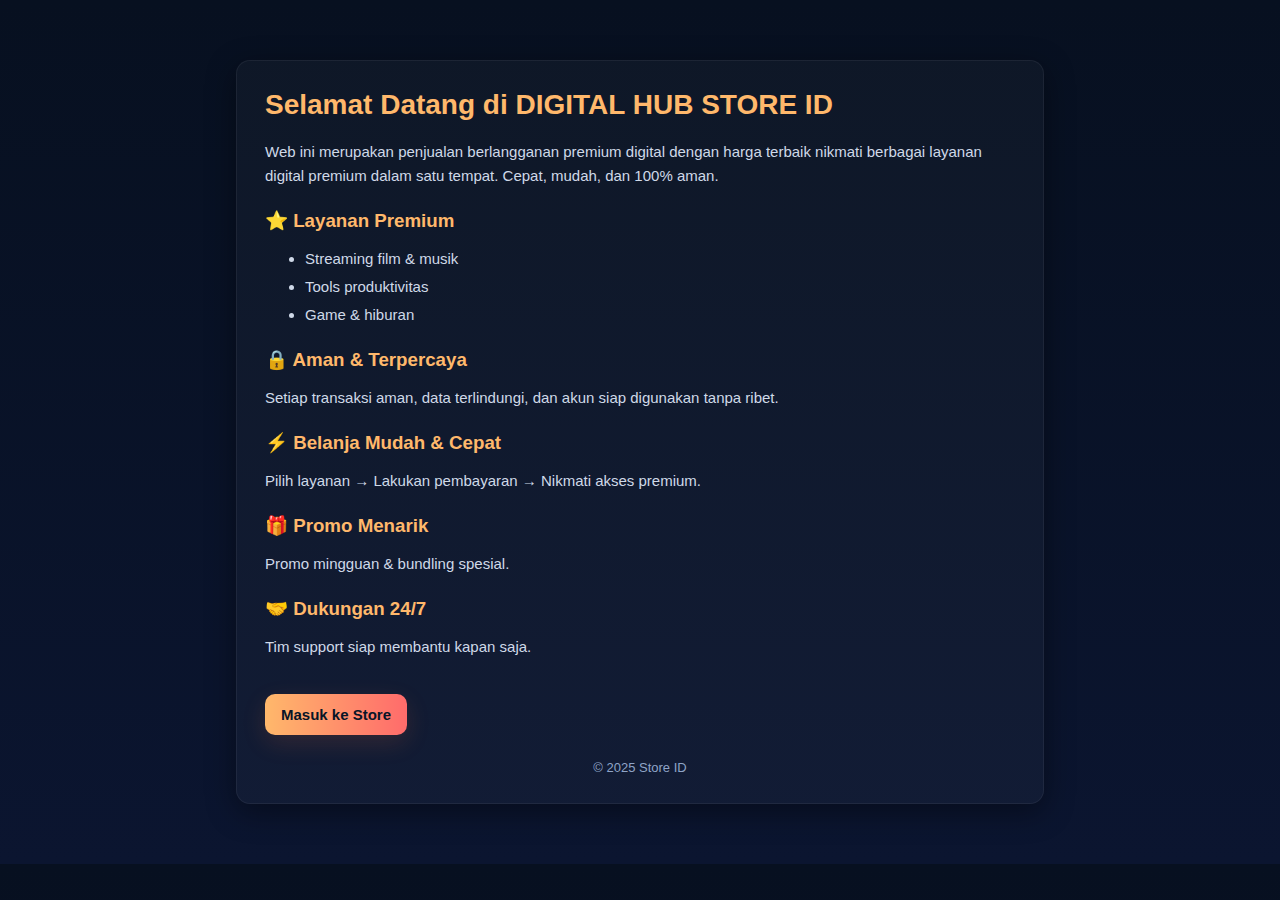
<file: Index.html>
<!DOCTYPE html>
<html lang="id">
<head>
  <meta charset="UTF-8" />
  <meta name="viewport" content="width=device-width,initial-scale=1" />
  <meta name="google-site-verification" content="googleec8fe77b1509ff3f" />
  <title>Store ID — Home</title>
  <style>
    body{
      margin:0;
      font-family:Arial, sans-serif;
      background: linear-gradient(180deg,#071020 0%, #0b1530 100%);
      color:#e6eef6;
      padding:20px;
    }

    .container{
      max-width:750px;
      margin:40px auto;
      background:rgba(255,255,255,0.03);
      padding:28px;
      border-radius:14px;
      border:1px solid rgba(255,255,255,0.06);
      box-shadow:0 8px 30px rgba(0,0,0,0.4);
    }

    h1{
      margin-top:0;
      font-size:28px;
      color:#ffb86b;
    }

    h3{
      margin-bottom:6px;
      margin-top:22px;
      color:#ffb86b;
    }

    p, ul{
      color:#cfd9e8;
      font-size:15px;
      line-height:1.6;
    }

    ul li{ margin-bottom:4px; }

    .footer{
      text-align:center;
      margin-top:25px;
      color:#8fa4c7;
      font-size:13px;
    }

    .btn{
      background: linear-gradient(90deg,#ffb86b,#ff6b6b);
      border:none;
      color:#071527;
      font-weight:700;
      padding:12px 16px;
      border-radius:10px;
      cursor:pointer;
      margin-top:20px;
      font-size:15px;
      box-shadow:0 8px 24px rgba(255,110,60,0.14);
    }
  </style>
</head>
<body>

  <div class="container">
    <h1>Selamat Datang di DIGITAL HUB STORE ID</h1>
    <p>Web ini merupakan penjualan berlangganan premium digital dengan harga terbaik 
       nikmati berbagai layanan digital premium dalam satu tempat. Cepat, mudah, dan 100% aman.</p>
    
    <h3>⭐ Layanan Premium</h3>
    <ul>
      <li>Streaming film & musik</li>
      <li>Tools produktivitas</li>
      <li>Game & hiburan</li>
    </ul>

    <h3>🔒 Aman & Terpercaya</h3>
    <p>Setiap transaksi aman, data terlindungi, dan akun siap digunakan tanpa ribet.</p>

    <h3>⚡ Belanja Mudah & Cepat</h3>
    <p>Pilih layanan → Lakukan pembayaran → Nikmati akses premium.</p>

    <h3>🎁 Promo Menarik</h3>
    <p>Promo mingguan & bundling spesial.</p>

    <h3>🤝 Dukungan 24/7</h3>
    <p>Tim support siap membantu kapan saja.</p>

    <button class="btn" onclick="window.location='Store.html'">Masuk ke Store</button>

    <div class="footer">© 2025 Store ID</div>
  </div>

</body>
</html>
</file>
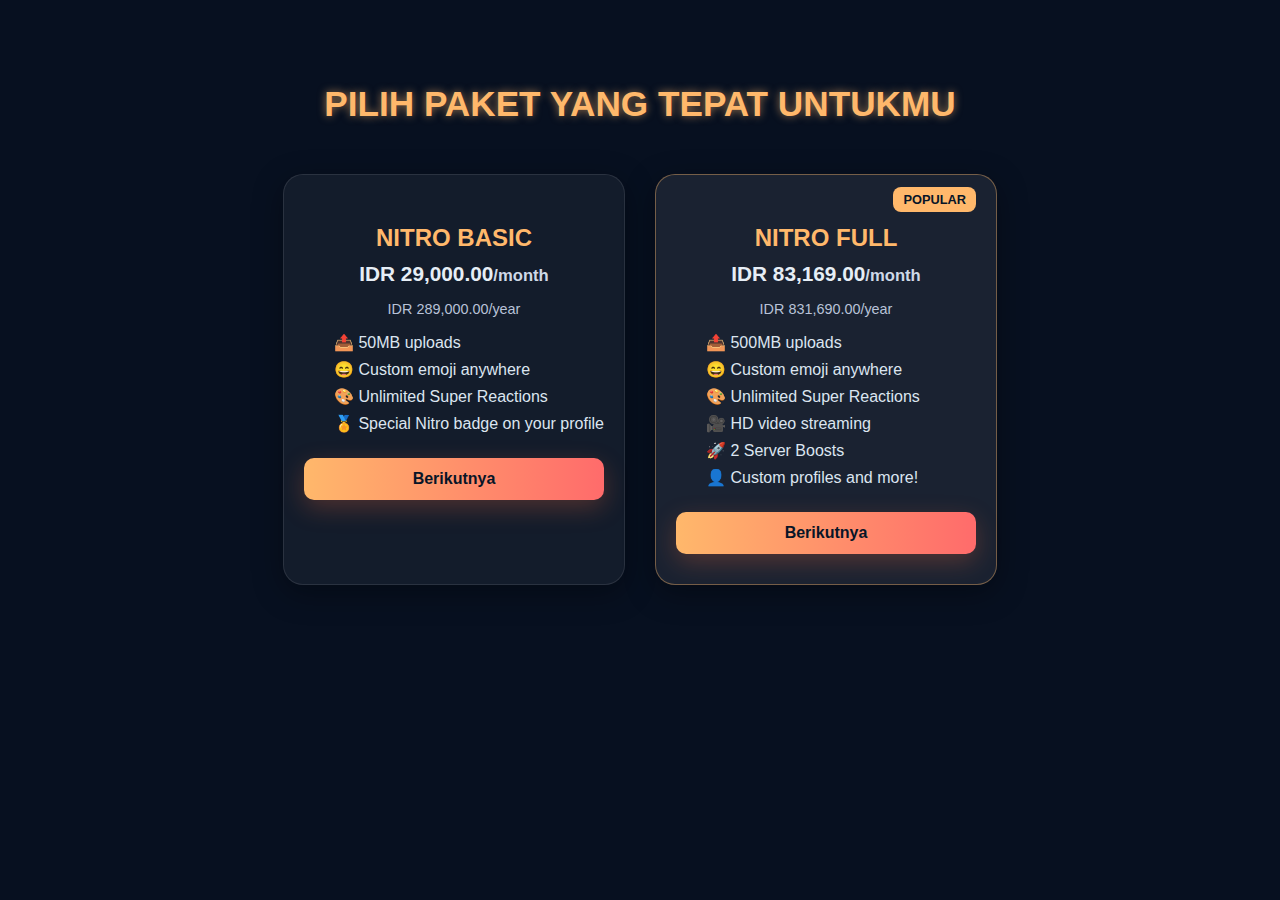
<file: Discord.html>
<!DOCTYPE html>
<html lang="id">
<head>
  <meta charset="UTF-8" />
  <meta name="viewport" content="width=device-width, initial-scale=1.0" />
  <title>Paket Discord Nitro</title>

  <style>
    body {
      font-family: 'Poppins', sans-serif;
      background-color: #071020;
      color: #e6eef6;
      margin: 0;
      padding: 0;
    }

    .container {
      text-align: center;
      padding: 60px 20px;
    }

    h1 {
      font-size: 2.2em;
      font-weight: 800;
      margin-bottom: 50px;
      color: #ffb86b;
      text-shadow: 0 0 8px rgba(255,184,107,0.6);
    }

    .cards {
      display: flex;
      justify-content: center;
      flex-wrap: wrap;
      gap: 30px;
    }

    .card {
      background-color: rgba(255,255,255,0.05);
      border-radius: 20px;
      width: 300px;
      padding: 30px 20px;
      box-shadow: 0 8px 30px rgba(0,0,0,0.35);
      position: relative;
      transition: transform 0.3s ease, box-shadow 0.3s ease;
      border: 1px solid rgba(255,255,255,0.1);
    }

    .card:hover {
      transform: translateY(-8px);
      box-shadow: 0 12px 40px rgba(0,0,0,0.6);
      border-color: #ffb86b;
    }

    .card h2 {
      font-size: 1.5em;
      font-weight: 700;
      margin-bottom: 10px;
      color: #ffb86b;
    }

    .card h3 {
      font-size: 1.3em;
      margin: 5px 0;
      color: #e6eef6;
    }

    .card h3 span {
      font-size: 0.8em;
      color: #cfd9e8;
    }

    .year {
      color: #b8c2d8;
      font-size: 0.9em;
      margin-bottom: 15px;
    }

    ul {
      text-align: left;
      padding-left: 20px;
      margin-bottom: 25px;
    }

    ul li {
      margin: 8px 0;
      list-style: none;
      padding-left: 10px;
      color: #dce5f0;
    }

    .subscribe-btn {
      width: 100%;
      background: linear-gradient(90deg,#ffb86b,#ff6b6b);
      color: #071527;
      border: none;
      padding: 12px;
      border-radius: 10px;
      font-size: 1em;
      cursor: pointer;
      font-weight: bold;
      transition: 0.3s;
      box-shadow: 0 8px 24px rgba(255,110,60,0.25);
    }

    .subscribe-btn:hover {
      transform: scale(1.05);
    }

    .popular {
      position: absolute;
      top: 12px;
      right: 20px;
      background-color: #ffb86b;
      color: #071527;
      font-size: 0.8em;
      padding: 5px 10px;
      border-radius: 8px;
      font-weight: bold;
    }

    .nitro {
      background: rgba(255,255,255,0.08);
      border: 1px solid rgba(255,184,107,0.4);
    }

    @media (max-width: 700px) {
      .cards {
        flex-direction: column;
        align-items: center;
      }
    }

    /* ===== MODAL ===== */
    .modal-container {
      display: none;
      position: fixed;
      inset: 0;
      background: rgba(0,0,0,0.6);
      justify-content: center;
      align-items: center;
      backdrop-filter: blur(4px);
    }

    .modal-box {
      background: rgba(255,255,255,0.05);
      padding: 30px;
      border-radius: 16px;
      width: 350px;
      text-align: center;
      box-shadow: 0 8px 30px rgba(0,0,0,0.5);
      position: relative;
      animation: fadeIn 0.3s ease-in-out;
      border: 1px solid rgba(255,255,255,0.1);
    }

    .modal-box h2 {
      color: #ffb86b;
      font-weight: bold;
      margin-bottom: 10px;
    }

    .close {
      position: absolute;
      top: 12px;
      right: 15px;
      cursor: pointer;
      font-size: 22px;
      font-weight: bold;
      color: #ffb86b;
      transition: 0.2s;
    }

    .close:hover {
      color: #ffffff;
      transform: scale(1.2);
    }

    .modal-btn {
      background: linear-gradient(90deg,#ffb86b,#ff6b6b);
      border: none;
      padding: 10px 30px;
      border-radius: 25px;
      font-size: 16px;
      margin-top: 20px;
      cursor: pointer;
      color: #071527;
      font-weight: bold;
      box-shadow: 0 8px 20px rgba(255,110,60,0.25);
      transition: 0.3s;
    }

    .modal-btn:hover {
      transform: scale(1.05);
    }

    @keyframes fadeIn {
      from { opacity: 0; transform: scale(0.9); }
      to { opacity: 1; transform: scale(1); }
    }
  </style>
</head>

<body>
  <div class="container">
    <h1>PILIH PAKET YANG TEPAT UNTUKMU</h1>

    <div class="cards">
      <div class="card paket" data-id="Nitro Basic" data-price="Rp 29.000/bulan">
        <h2>NITRO BASIC</h2>
        <h3>IDR 29,000.00<span>/month</span></h3>
        <p class="year">IDR 289,000.00/year</p>
        <ul>
          <li>📤 50MB uploads</li>
          <li>😄 Custom emoji anywhere</li>
          <li>🎨 Unlimited Super Reactions</li>
          <li>🏅 Special Nitro badge on your profile</li>
        </ul>
        <button class="subscribe-btn" onclick="openModal(this)">Berikutnya</button>
      </div>

      <div class="card nitro paket" data-id="Nitro Full" data-price="Rp 83.169/bulan">
        <span class="popular">POPULAR</span>
        <h2>NITRO FULL</h2>
        <h3>IDR 83,169.00<span>/month</span></h3>
        <p class="year">IDR 831,690.00/year</p>
        <ul>
          <li>📤 500MB uploads</li>
          <li>😄 Custom emoji anywhere</li>
          <li>🎨 Unlimited Super Reactions</li>
          <li>🎥 HD video streaming</li>
          <li>🚀 2 Server Boosts</li>
          <li>👤 Custom profiles and more!</li>
        </ul>
        <button class="subscribe-btn" onclick="openModal(this)">Berikutnya</button>
      </div>
    </div>
  </div>

  <!-- ===== MODAL ==== -->
  <div id="popup" class="modal-container">
    <div class="modal-box">
      <span class="close" onclick="closeModal()">×</span>
      <h2>Konfirmasi</h2>
      <p>Pilihanmu: <b id="selected"></b></p>
      <p id="price"></p>
      <button class="modal-btn" onclick="goToPayment()">Oke</button>
    </div>
  </div>

<script>
  function openModal(button) {
    let card = button.closest(".card");
    let name = card.dataset.id;
    let price = card.dataset.price;

    document.getElementById("selected").innerText = name;
    document.getElementById("price").innerText = price;
    document.getElementById("popup").style.display = "flex";
  }

  function goToPayment() {
    let name = document.getElementById("selected").innerText;
    let price = document.getElementById("price").innerText;

    localStorage.setItem("paketDipilih", name);
    localStorage.setItem("hargaPaket", price);

    window.location.href = "Metode Pembayaran.html";
  }

  function closeModal() {
    document.getElementById("popup").style.display = "none";
  }
</script>

</body>
</html>
</file>
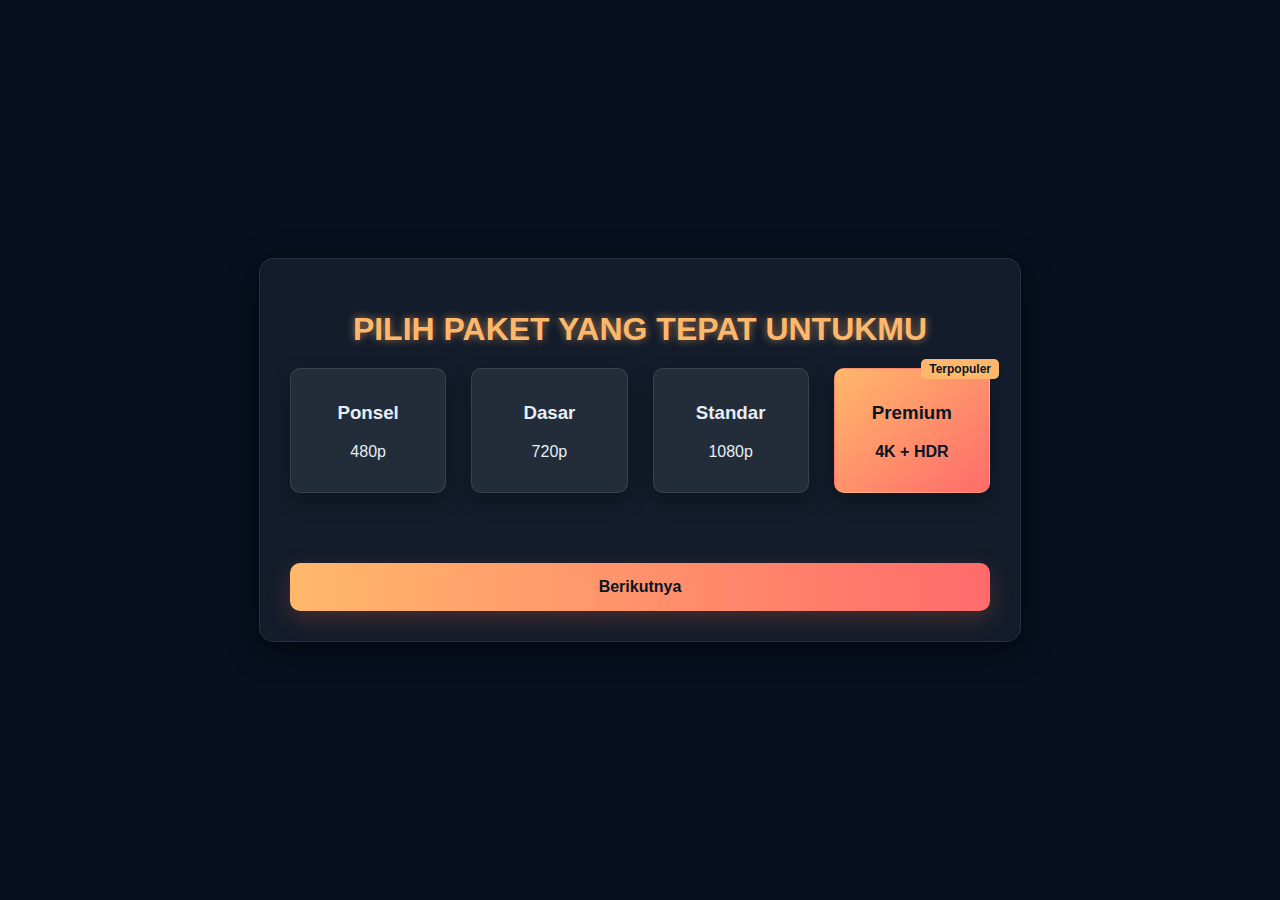
<file: Netflix.html>
<!DOCTYPE html>
<html lang="id">
<head>
  <meta charset="UTF-8" />
  <meta name="viewport" content="width=device-width, initial-scale=1.0" />
  <title>Paket Netflix Premium</title>
  <style>
    body {
      background-color: #071020;
      color: #e6eef6;
      font-family: 'Poppins', sans-serif;
      display: flex;
      justify-content: center;
      align-items: center;
      height: 100vh;
      margin: 0;
    }

    .container {
      background-color: rgba(255,255,255,0.05);
      padding: 30px;
      border-radius: 15px;
      box-shadow: 0 8px 30px rgba(0,0,0,0.5);
      width: 700px;
      border: 1px solid rgba(255,255,255,0.1);
    }

    h1 {
      text-align: center;
      color: #ffb86b;
      margin-bottom: 20px;
      text-shadow: 0 0 8px rgba(255,184,107,0.6);
    }

    .paket-container {
      display: flex;
      justify-content: center;
      align-items: center;
      gap: 25px;
      margin-bottom: 25px;
    }

    .paket {
      background-color: rgba(255,255,255,0.07);
      border: 1px solid rgba(255,255,255,0.1);
      border-radius: 10px;
      padding: 15px 25px;
      text-align: center;
      cursor: pointer;
      transition: all 0.3s ease;
      position: relative;
      width: 130px;
      box-shadow: 0 8px 20px rgba(0,0,0,0.3);
    }

    .paket:hover {
      border-color: #ffb86b;
      box-shadow: 0 12px 35px rgba(0,0,0,0.45);
    }

    .paket.active {
      background: linear-gradient(140deg, #ffb86b, #ff6b6b);
      color: #071527;
      font-weight: 700;
      border-color: transparent;
    }

    .tag {
      background-color: #ffb86b;
      color: #071527;
      font-size: 12px;
      padding: 3px 8px;
      border-radius: 5px;
      position: absolute;
      top: -10px;
      right: -10px;
      font-weight: bold;
    }

    table {
      width: 100%;
      border-collapse: collapse;
      margin-bottom: 25px;
    }

    table td {
      padding: 10px 5px;
      border-bottom: 1px solid rgba(255,255,255,0.1);
      color: #e6eef6;
    }

    .next-btn {
      width: 100%;
      background: linear-gradient(90deg,#ffb86b,#ff6b6b);
      color: #071527;
      border: none;
      border-radius: 10px;
      padding: 15px;
      font-weight: bold;
      cursor: pointer;
      font-size: 16px;
      transition: 0.3s;
      margin-top: 20px;
      box-shadow: 0 8px 25px rgba(255,110,60,0.22);
    }

    .next-btn:hover {
      transform: scale(1.05);
    }

    .overlay {
      position: fixed;
      top: 0;
      left: 0;
      width: 100%;
      height: 100%;
      background: rgba(0, 0, 0, 0.6);
      display: none;
      backdrop-filter: blur(3px);
    }

    .modal {
      position: fixed;
      top: 50%;
      left: 50%;
      transform: translate(-50%, -50%);
      background: rgba(255,255,255,0.05);
      padding: 25px;
      width: 350px;
      border-radius: 12px;
      text-align: center;
      box-shadow: 0 8px 30px rgba(0,0,0,0.5);
      display: none;
      border: 1px solid rgba(255,255,255,0.1);
      animation: popIn 0.3s ease;
    }

    @keyframes popIn {
      from { opacity: 0; transform: translate(-50%, -60%) scale(0.9); }
      to { opacity: 1; transform: translate(-50%, -50%) scale(1); }
    }

    .modal h2 {
      font-size: 20px;
      margin-bottom: 10px;
      color: #ffb86b;
      font-weight: 600;
      text-shadow: 0 0 8px rgba(255,184,107,0.5);
    }

    .btn {
      margin-top: 20px;
      background: linear-gradient(90deg,#ffb86b,#ff6b6b);
      border: none;
      padding: 10px 25px;
      color: #071527;
      border-radius: 10px;
      cursor: pointer;
      font-size: 16px;
      font-weight: bold;
      box-shadow: 0 8px 24px rgba(255,110,60,0.25);
      transition: 0.3s;
    }

    .btn:hover {
      transform: scale(1.05);
    }

  </style>
</head>
<body>
  <div class="container">
    <h1>PILIH PAKET YANG TEPAT UNTUKMU</h1>

    <div class="paket-container">
      <div class="paket" data-id="ponsel">
        <h3>Ponsel</h3>
        <p>480p</p>
      </div>
      <div class="paket" data-id="dasar">
        <h3>Dasar</h3>
        <p>720p</p>
      </div>
      <div class="paket" data-id="standar">
        <h3>Standar</h3>
        <p>1080p</p>
      </div>
      <div class="paket active" data-id="premium">
        <h3>Premium</h3>
        <p>4K + HDR</p>
        <span class="tag">Terpopuler</span>
      </div>
    </div>

    <table id="detailTabel"></table>

    <button class="next-btn" id="checkoutBtn">Berikutnya</button>
  </div>

  <div class="overlay" id="overlay"></div>

  <div class="modal" id="modal">
    <h2>Konfirmasi Paket</h2>
    <p id="result"></p>
    <button class="btn" onclick="goToPayment()">Oke</button>
  </div>

<script>
let selectedPay;

// Ambil data paket (Discord / Netflix / Telegram)
let paketDipilih = localStorage.getItem("paketDipilih") || "-";
let hargaPaket = localStorage.getItem("hargaPaket") || "Rp0";

function pilih(method) {
    selectedPay = method;
    document.getElementById("selectedPay").innerText = "Metode Dipilih: " + method;
    document.getElementById("popup").style.display = "flex";
}

function closePopup() {
    document.getElementById("popup").style.display = "none";
}

function goInvoice() {
    closePopup();

    // Tampilkan metode pembayaran
    document.getElementById("invoiceMethod").innerText = selectedPay;

    // Harga otomatis dari: Discord, Netflix, Telegram
    document.getElementById("totalHarga").innerText = hargaPaket;

    // Tampilkan invoice
    document.getElementById("invoicePage").style.display = "block";

    // Generate kode pembayaran unik
    document.getElementById("kodeBayar").innerText =
        Math.floor(Math.random() * 90000000000) + 10000000000;

    startTimer();
}

function copyText() {
    navigator.clipboard.writeText(document.getElementById("kodeBayar").innerText);
    alert("Kode pembayaran disalin!");
}

function showSuccess() {
    document.getElementById("thankPopup").style.display = "flex";
}

function goHome() {
    window.location.href = "Store.html"; 
}

let timeLeft = 900;
function startTimer() {
    setInterval(() => {
        if (timeLeft <= 0) return;
        const m = Math.floor(timeLeft / 60);
        const s = timeLeft % 60;
        document.getElementById("timer").innerText = 
            `${m}:${s < 10 ? "0" + s : s}`;
        timeLeft--;
    }, 1000);
}
</script>


</body>
</html>
</file>
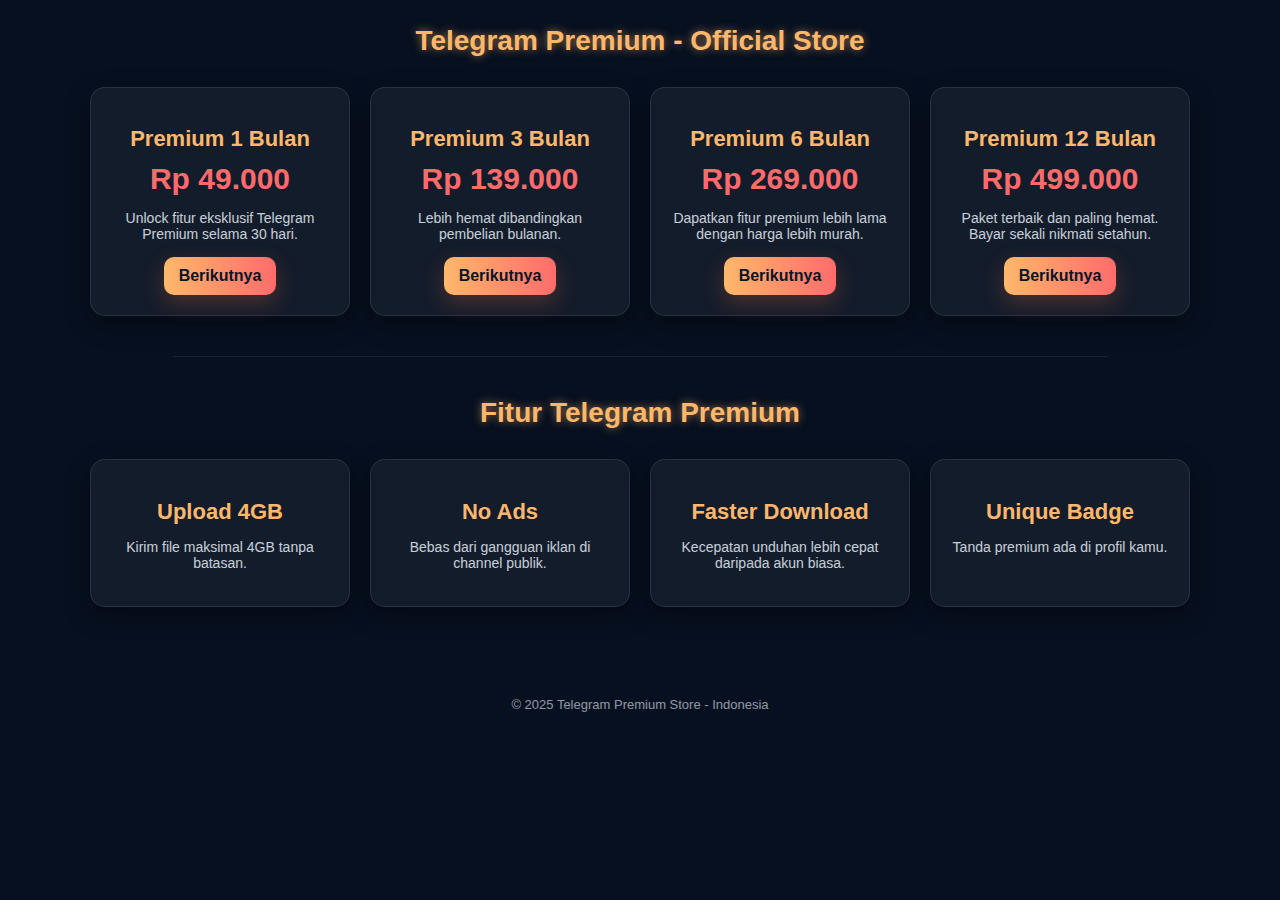
<file: Telegram.html>
<!DOCTYPE html>
<html lang="id">
<head>
  <meta charset="UTF-8" />
  <meta name="viewport" content="width=device-width, initial-scale=1.0" />
  <title>Paket Telegram Premium</title>

  <style>
    body {
      background-color: #071020;
      color: #e6eef6;
      font-family: 'Poppins', sans-serif;
      margin: 0;
      padding: 0;
    }

    h1 {
      text-align: center;
      margin-top: 25px;
      font-size: 28px;
      color: #ffb86b;
      text-shadow: 0 0 8px rgba(255,184,107,0.6);
    }

    .container {
      width: 90%;
      max-width: 1100px;
      margin: auto;
      padding-bottom: 50px;
    }

    .package-grid {
      display: grid;
      grid-template-columns: repeat(auto-fit, minmax(260px, 1fr));
      gap: 20px;
      margin-top: 30px;
    }

    .card {
      background: rgba(255,255,255,0.05);
      padding: 20px;
      border-radius: 15px;
      text-align: center;
      border: 1px solid rgba(255,255,255,0.1);
      transition: .3s;
      box-shadow: 0 8px 25px rgba(0,0,0,0.35);
    }

    .card:hover {
      transform: translateY(-6px);
      box-shadow: 0 12px 35px rgba(0,0,0,0.5);
      border-color: #ffb86b;
    }

    .card h2 {
      font-size: 22px;
      margin-bottom: 5px;
      color: #ffb86b;
    }

    .price {
      font-size: 30px;
      font-weight: bold;
      margin: 10px 0;
      color: #ff6b6b;
    }

    .desc {
      font-size: 14px;
      opacity: 0.85;
      margin-bottom: 15px;
    }

    .btn {
      display: inline-block;
      background: linear-gradient(90deg,#ffb86b,#ff6b6b);
      color: #071527;
      padding: 10px 15px;
      text-decoration: none;
      border-radius: 10px;
      font-weight: bold;
      cursor: pointer;
      transition: 0.3s;
      box-shadow: 0 8px 22px rgba(255,110,60,0.25);
    }

    .btn:hover {
      transform: scale(1.05);
    }

    hr {
      border: none;
      height: 1px;
      background: rgba(255,255,255,0.08);
      margin: 40px auto;
      width: 85%;
    }

    footer {
      text-align: center;
      padding: 20px;
      opacity: 0.6;
      font-size: 13px;
      margin-top: 20px;
    }

    /* POPUP */
    .overlay {
      position: fixed;
      top: 0;
      left: 0;
      width: 100vw;
      height: 100vh;
      background: rgba(0,0,0,0.6);
      display: flex;
      justify-content: center;
      align-items: center;
      opacity: 0;
      pointer-events: none;
      transition: .3s;
      backdrop-filter: blur(4px);
    }

    .overlay.show {
      opacity: 1;
      pointer-events: auto;
    }

    .popup {
      background: rgba(255,255,255,0.05);
      padding: 30px;
      width: 350px;
      border-radius: 12px;
      text-align: center;
      color: #e6eef6;
      box-shadow: 0 8px 30px rgba(0,0,0,0.5);
      border: 1px solid rgba(255,255,255,0.08);
      position: relative;
      animation: popupFade 0.3s ease;
    }

    @keyframes popupFade {
      from { opacity: 0; transform: scale(0.9);}
      to   { opacity: 1; transform: scale(1);}
    }

    .close-btn {
      position: absolute;
      top: 10px;
      right: 15px;
      cursor: pointer;
      font-size: 20px;
      color: #ffb86b;
      font-weight: bold;
      transition: .2s;
    }

    .close-btn:hover {
      color: #ffffff;
      transform: scale(1.15);
    }

    .popup-title {
      font-size: 20px;
      font-weight: bold;
      margin-bottom: 15px;
      color: #ffb86b;
    }

    .popup button {
      background: linear-gradient(90deg,#ffb86b,#ff6b6b);
      padding: 10px 30px;
      border: none;
      border-radius: 10px;
      cursor: pointer;
      color: #071527;
      font-size: 16px;
      margin-top: 25px;
      box-shadow: 0 8px 25px rgba(255,110,60,0.3);
      transition: .3s;
      font-weight: bold;
    }

    .popup button:hover {
      transform: scale(1.05);
    }

  </style>
</head>
<body>

  <h1>Telegram Premium - Official Store</h1>

  <div class="container">

    <!-- PILIHAN PAKET -->
    <div class="package-grid">

      <div class="card">
        <h2>Premium 1 Bulan</h2>
        <p class="price">Rp 49.000</p>
        <p class="desc">Unlock fitur eksklusif Telegram Premium selama 30 hari.</p>
        <div class="btn" onclick="showPopup('Premium 1 Bulan','Rp 49.000')">Berikutnya</div>
      </div>

      <div class="card">
        <h2>Premium 3 Bulan</h2>
        <p class="price">Rp 139.000</p>
        <p class="desc">Lebih hemat dibandingkan pembelian bulanan.</p>
        <div class="btn" onclick="showPopup('Premium 3 Bulan','Rp 139.000')">Berikutnya</div>
      </div>

      <div class="card">
        <h2>Premium 6 Bulan</h2>
        <p class="price">Rp 269.000</p>
        <p class="desc">Dapatkan fitur premium lebih lama dengan harga lebih murah.</p>
        <div class="btn" onclick="showPopup('Premium 6 Bulan','Rp 269.000')">Berikutnya</div>
      </div>

      <div class="card">
        <h2>Premium 12 Bulan</h2>
        <p class="price">Rp 499.000</p>
        <p class="desc">Paket terbaik dan paling hemat. Bayar sekali nikmati setahun.</p>
        <div class="btn" onclick="showPopup('Premium 12 Bulan','Rp 499.000')">Berikutnya</div>
      </div>

    </div>

    <hr>

    <h1>Fitur Telegram Premium</h1>

    <div class="package-grid">

      <div class="card">
        <h2>Upload 4GB</h2>
        <p class="desc">Kirim file maksimal 4GB tanpa batasan.</p>
      </div>

      <div class="card">
        <h2>No Ads</h2>
        <p class="desc">Bebas dari gangguan iklan di channel publik.</p>
      </div>

      <div class="card">
        <h2>Faster Download</h2>
        <p class="desc">Kecepatan unduhan lebih cepat daripada akun biasa.</p>
      </div>

      <div class="card">
        <h2>Unique Badge</h2>
        <p class="desc">Tanda premium ada di profil kamu.</p>
      </div>

    </div>

  </div>

  <footer>© 2025 Telegram Premium Store - Indonesia</footer>

  <!-- POPUP -->
  <div class="overlay" id="checkoutBox">
    <div class="popup">
      <div class="close-btn" onclick="closePopup()">✕</div>
      <div class="popup-title">Konfirmasi</div>
      <p>Pilihanmu: <b id="planName"></b></p>
      <p id="price"></p>

      <!-- Tombol sudah diubah -->
      <button onclick="goToPayment()">Oke</button>

    </div>
  </div>

<script>
  function showPopup(plan, price) {
    document.getElementById("planName").innerText = plan;
    document.getElementById("price").innerText = price;
    document.getElementById("checkoutBox").classList.add("show");
  }

  function closePopup() {
    document.getElementById("checkoutBox").classList.remove("show");
  }

  function goToPayment() {
    const paket = document.getElementById("planName").innerText;
    const harga = document.getElementById("price").innerText;

    localStorage.setItem("paketDipilih", paket);
    localStorage.setItem("hargaPaket", harga);

    window.location.href = "Metode Pembayaran.html";
  }
</script>

</body>
</html>
</file>
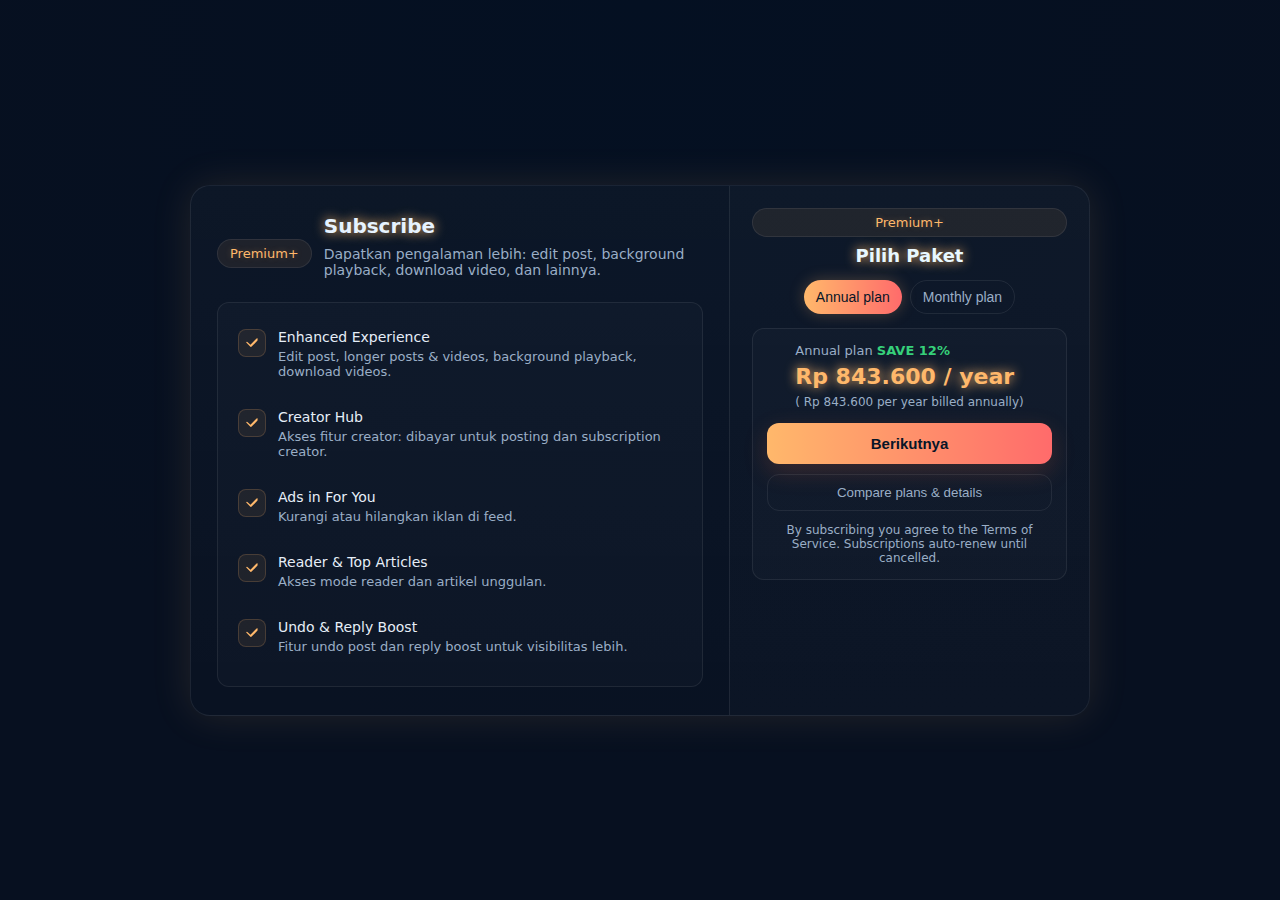
<file: X.html>
<!doctype html>
<html lang="id">
<head>
<meta charset="utf-8" />
<meta name="viewport" content="width=device-width,initial-scale=1" />
<title>X — (Premium+)</title>
<style>
  :root {
  --bg: #02060d;
  --panel: #0a121f;
  --muted: #9aaec6;
  --card: #0b1424;
  --accent: #ffb86b; /* changed to gold */
  --accent-glow: 0 0 12px #ffb86b;
  --success: #36d07a;
  --glass: rgba(255,255,255,0.05);
  --border: rgba(255,255,255,0.08);
  --radius: 14px;
  font-family: Inter, ui-sans-serif, system-ui, -apple-system, "Segoe UI", Roboto, "Helvetica Neue", Arial;
}

* { box-sizing: border-box; }
html, body {
  height: 100%;
  margin: 0;
  background: radial-gradient(circle at top, #041022, #071020 70%); /* slightly adjusted to match site */
  color: #e8f0fa;
}

/* main modal */
.center-wrap {
  min-height: 100vh;
  display: flex;
  align-items: center;
  justify-content: center;
  padding: 32px;
}
.modal {
  width: 100%;
  max-width: 900px;
  border-radius: 20px;
  background: linear-gradient(180deg, rgba(255,255,255,0.03), rgba(255,255,255,0.01));
  border: 1px solid var(--border);
  box-shadow: 0 0 40px rgba(255,184,107,0.12); /* gold-ish glow */
  overflow: hidden;
  display: grid;
  grid-template-columns: 1fr 360px;
}

/* left column */
.left { padding: 28px 26px; }
.title-row {
  display: flex; align-items: center; gap: 12px; margin-bottom: 8px;
}
.pill {
  background: rgba(255,184,107,0.08);
  border: 1px solid var(--border);
  padding: 6px 12px;
  border-radius: 999px;
  font-size: 13px;
  color: var(--accent);
  text-shadow: 0 0 6px rgba(255,184,107,0.25);
}
h1 { margin: 0; font-size: 20px; color: #e6f3ff; text-shadow: var(--accent-glow); }
p.lead { margin: 8px 0 16px; color: var(--muted); font-size: 14px; }

.features {
  background: rgba(255,255,255,0.02);
  border-radius: 12px;
  padding: 14px;
  border: 1px solid var(--border);
  max-height: 440px;
  overflow: auto;
}
.feature {
  display: flex;
  align-items: flex-start;
  gap: 12px;
  padding: 12px 6px;
  border-radius: 10px;
  margin-bottom: 6px;
  transition: background 0.2s;
}
.feature:hover { background: rgba(255,184,107,0.03); } /* soft gold hover */
.check {
  min-width: 28px;
  height: 28px;
  border-radius: 8px;
  background: rgba(255,184,107,0.08);
  display: flex;
  align-items: center;
  justify-content: center;
  border: 1px solid rgba(255,184,107,0.18);
}
.check svg { width: 16px; height: 16px; fill: var(--accent); }
.feature .ftext { font-size: 14px; color: #e6eef8; }
.feature .sub { font-size: 13px; color: var(--muted); margin-top: 4px; }

 /* right column */
.right {
  padding: 22px;
  background: linear-gradient(180deg, rgba(255,255,255,0.008), rgba(255,255,255,0.01));
  border-left: 1px solid var(--border);
}
.plan-head { text-align: center; }
.plan-head h3 {
  margin: 6px 0 0;
  font-size: 18px;
  color: #e8f8ff;
  text-shadow: var(--accent-glow);
}
.toggle {
  display: flex;
  gap: 8px;
  justify-content: center;
  margin: 14px 0;
}
.toggle button {
  background: transparent;
  border: 1px solid var(--border);
  color: var(--muted);
  padding: 8px 12px;
  border-radius: 999px;
  cursor: pointer;
  font-size: 14px;
  transition: all 0.2s ease;
}
.toggle button.active {
  background: linear-gradient(90deg,#ffb86b,#ff6b6b);
  color: #071527;
  border: none;
  box-shadow: 0 0 15px rgba(255,184,107,0.25);
}
.price-card {
  background: rgba(255,255,255,0.02);
  padding: 14px;
  border-radius: 12px;
  border: 1px solid var(--border);
  text-align: center;
}
.price { font-size: 22px; font-weight: 700; margin: 6px 0; color: var(--accent); text-shadow: var(--accent-glow); }
.save { font-size: 12px; color: var(--muted); margin-top: 4px; }
.cta { margin-top: 14px; display: flex; gap: 10px; flex-direction: column; }
.btn {
  display: inline-flex;
  align-items: center;
  justify-content: center;
  gap: 8px;
  padding: 12px 14px;
  border-radius: 12px;
  border: none;
  cursor: pointer;
  font-weight: 600;
  font-size: 15px;
  background: linear-gradient(90deg,#ffb86b,#ff6b6b); /* gradient gold */
  color: #071527;
  box-shadow: 0 8px 24px rgba(255,110,60,0.18);
  transition: 0.2s;
}
.btn:hover { box-shadow: 0 12px 32px rgba(255,110,60,0.22); transform: translateY(-1px); }
.secondary {
  background: transparent;
  border: 1px solid var(--border);
  color: var(--muted);
  padding: 10px;
  border-radius: 12px;
  cursor: pointer;
}
.secondary:hover { border-color: var(--accent); color: var(--accent); }
.fine { font-size: 12px; color: var(--muted); text-align: center; margin-top: 12px; }

 /* scrollbar */
.features::-webkit-scrollbar { width: 8px; }
.features::-webkit-scrollbar-thumb { background: rgba(255,184,107,0.12); border-radius: 999px; }

 /* responsive */
@media (max-width:880px){
  .modal { grid-template-columns: 1fr; max-width: 680px; }
  .right { order: 2; }
}

/* modal overlay for details */
.modal-overlay {
  position: fixed;
  inset: 0;
  background: rgba(0, 0, 0, 0.7);
  backdrop-filter: blur(8px);
  display: flex;
  align-items: center;
  justify-content: center;
  opacity: 0;
  pointer-events: none;
  transition: opacity 0.3s ease;
  z-index: 999;
}
.modal-overlay.show {
  opacity: 1;
  pointer-events: all;
}
.details-modal {
  background: var(--card);
  border: 1px solid var(--border);
  border-radius: 16px;
  width: 90%;
  max-width: 540px;
  color: #e6eef8;
  padding: 26px 28px;
  box-shadow: 0 20px 60px rgba(0,0,0,0.5);
  transform: translateY(30px);
  opacity: 0;
  transition: all 0.35s ease;
}
.modal-overlay.show .details-modal {
  transform: translateY(0);
  opacity: 1;
}
.close-modal {
  position: absolute;
  top: 14px;
  right: 22px;
  background: none;
  border: none;
  color: var(--muted);
  font-size: 26px;
  cursor: pointer;
  transition: color 0.2s;
}
.close-modal:hover { color: var(--accent); }
.details-modal h2 {
  text-align: center;
  color: var(--accent);
  margin-top: 0;
  text-shadow: var(--accent-glow);
}
.section { margin-top: 16px; border-top: 1px solid rgba(255,255,255,0.05); padding-top: 8px; }
.section h3 { font-size: 15px; color: #ffb86b; margin-bottom: 6px; }
.section ul { list-style: none; padding: 0; margin: 0; }
.section ul li {
  padding: 6px 0;
  font-size: 14px;
  border-bottom: 1px solid rgba(255,255,255,0.04);
  color: #c9d6e2;
  display: flex;
  align-items: center;
  gap: 6px;
}
.section ul li:last-child { border-bottom: none; }
.section ul li svg {
  width: 14px;
  height: 14px;
  fill: var(--accent);
}

/* Checkout Modal Enhancement */
#checkoutModal .details-modal {
  max-width:380px;
  text-align:center;
  box-shadow:0 0 30px rgba(255,184,107,0.18);
}
</style>
</head>
<body>
  <div class="center-wrap">
    <div class="modal" role="dialog" aria-labelledby="sub-title">
      <div class="left">
        <div class="title-row">
          <div class="pill">Premium+</div>
          <div style="flex:1">
            <h1 id="sub-title">Subscribe</h1>
            <p class="lead">Dapatkan pengalaman lebih: edit post, background playback, download video, dan lainnya.</p>
          </div>
        </div>

        <div class="features" aria-live="polite">
          <div class="feature">
            <div class="check"><svg viewBox="0 0 24 24"><path d="M20.285 6.709a1 1 0 0 0-1.414-1.418l-9.192 9.212L5.13 10.39a1 1 0 1 0-1.413 1.415l5.89 5.91a1 1 0 0 0 1.413 0l9.265-9.306z"/></svg></div>
            <div><div class="ftext">Enhanced Experience</div><div class="sub">Edit post, longer posts & videos, background playback, download videos.</div></div>
          </div>
          <div class="feature">
            <div class="check"><svg viewBox="0 0 24 24"><path d="M20.285 6.709a1 1 0 0 0-1.414-1.418l-9.192 9.212L5.13 10.39a1 1 0 1 0-1.413 1.415l5.89 5.91a1 1 0 0 0 1.413 0l9.265-9.306z"/></svg></div>
            <div><div class="ftext">Creator Hub</div><div class="sub">Akses fitur creator: dibayar untuk posting dan subscription creator.</div></div>
          </div>
          <div class="feature">
            <div class="check"><svg viewBox="0 0 24 24"><path d="M20.285 6.709a1 1 0 0 0-1.414-1.418l-9.192 9.212L5.13 10.39a1 1 0 1 0-1.413 1.415l5.89 5.91a1 1 0 0 0 1.413 0l9.265-9.306z"/></svg></div>
            <div><div class="ftext">Ads in For You</div><div class="sub">Kurangi atau hilangkan iklan di feed.</div></div>
          </div>
          <div class="feature">
            <div class="check"><svg viewBox="0 0 24 24"><path d="M20.285 6.709a1 1 0 0 0-1.414-1.418l-9.192 9.212L5.13 10.39a1 1 0 1 0-1.413 1.415l5.89 5.91a1 1 0 0 0 1.413 0l9.265-9.306z"/></svg></div>
            <div><div class="ftext">Reader & Top Articles</div><div class="sub">Akses mode reader dan artikel unggulan.</div></div>
          </div>
          <div class="feature">
            <div class="check"><svg viewBox="0 0 24 24"><path d="M20.285 6.709a1 1 0 0 0-1.414-1.418l-9.192 9.212L5.13 10.39a1 1 0 1 0-1.413 1.415l5.89 5.91a1 1 0 0 0 1.413 0l9.265-9.306z"/></svg></div>
            <div><div class="ftext">Undo & Reply Boost</div><div class="sub">Fitur undo post dan reply boost untuk visibilitas lebih.</div></div>
          </div>
        </div>
      </div>

      <div class="right">
        <div class="plan-head">
          <div class="pill" style="margin:0 auto 8px">Premium+</div>
          <h3>Pilih Paket</h3>
          <div class="toggle" role="tablist" aria-label="Billing period">
            <button id="annualBtn" class="active" role="tab" aria-selected="true">Annual plan</button>
            <button id="monthlyBtn" role="tab" aria-selected="false">Monthly plan</button>
          </div>
        </div>

        <div class="price-card" aria-live="polite">
          <div style="display:flex;gap:12px;align-items:center;justify-content:center">
            <div style="text-align:left">
              <div style="font-size:13px;color:var(--muted)">Annual plan <span style="color:var(--success);font-weight:700">SAVE 12%</span></div>
              <div class="price" id="priceText">Rp 843.600 / year</div>
              <div class="save">( Rp 843.600 per year billed annually)</div>
            </div>
          </div>
          <div class="cta">
            <button class="btn" id="subscribeBtn">Berikutnya</button>
            <button class="secondary" id="learnBtn">Compare plans & details</button>
          </div>
          <div class="fine">By subscribing you agree to the Terms of Service. Subscriptions auto-renew until cancelled.</div>
        </div>
      </div>
    </div>
  </div>

  <!-- Compare Plans Modal -->
  <div class="modal-overlay" id="detailsModal">
    <div class="details-modal">
      <button class="close-modal" id="closeModalBtn">&times;</button>
      <h2>Compare Plans & Details</h2>
      <div class="section">
        <h3>Enhanced Experience</h3>
        <ul>
          <li><svg viewBox="0 0 24 24"><path d="M20.285 6.709a1 1 0 0 0-1.414-1.418l-9.192 9.212L5.13 10.39a1 1 0 1 0-1.413 1.415l5.89 5.91a1 1 0 0 0 1.413 0l9.265-9.306z"/></svg>Grok Early Access</li>
          <li><svg viewBox="0 0 24 24"><path d="M20.285 6.709a1 1 0 0 0-1.414-1.418l-9.192 9.212L5.13 10.39a1 1 0 1 0-1.413 1.415l5.89 5.91a1 1 0 0 0 1.413 0l9.265-9.306z"/></svg>Ads in For You — None</li>
          <li><svg viewBox="0 0 24 24"><path d="M20.285 6.709a1 1 0 0 0-1.414-1.418l-9.192 9.212L5.13 10.39a1 1 0 1 0-1.413 1.415l5.89 5.91a1 1 0 0 0 1.413 0l9.265-9.306z"/></svg>Background Playback</li>
          <li><svg viewBox="0 0 24 24"><path d="M20.285 6.709a1 1 0 0 0-1.414-1.418l-9.192 9.212L5.13 10.39a1 1 0 1 0-1.413 1.415l5.89 5.91a1 1 0 0 0 1.413 0l9.265-9.306z"/></svg>Download Videos</li>
        </ul>
      </div>
      <div class="section">
        <h3>Creator Features</h3>
        <ul>
          <li><svg viewBox="0 0 24 24"><path d="M20.285 6.709a1 1 0 0 0-1.414-1.418l-9.192 9.212L5.13 10.39a1 1 0 1 0-1.413 1.415l5.89 5.91a1 1 0 0 0 1.413 0l9.265-9.306z"/></svg>Monetization Access</li>
          <li><svg viewBox="0 0 24 24"><path d="M20.285 6.709a1 1 0 0 0-1.414-1.418l-9.192 9.212L5.13 10.39a1 1 0 1 0-1.413 1.415l5.89 5.91a1 1 0 0 0 1.413 0l9.265-9.306z"/></svg>Subscription Creator Mode</li>
        </ul>
      </div>
    </div>
  </div>

  <!-- Checkout Modal -->
  <div class="modal-overlay" id="checkoutModal">
    <div class="details-modal" style="max-width:400px; text-align:center; position:relative;">
      <button class="close-modal" id="closeCheckout">&times;</button>
      <h2 style="margin-bottom:10px;">Konfirmasi</h2>
      <p id="chosenPlan" style="font-size:15px; margin-bottom:4px;"></p>
      <p id="chosenPrice" style="font-size:17px; font-weight:bold; color:#ffb86b; margin-bottom:20px;"></p>
      <button class="btn" id="okCheckout" style="width:120px; margin:auto;">Oke</button>
    </div>
  </div>

<script>
const annualBtn = document.getElementById('annualBtn');
const monthlyBtn = document.getElementById('monthlyBtn');
const priceText = document.getElementById('priceText');
const subscribeBtn = document.getElementById('subscribeBtn');
const learnBtn = document.getElementById('learnBtn');
const detailsModal = document.getElementById('detailsModal');
const closeModalBtn = document.getElementById('closeModalBtn');

let billing = 'annual';
const prices = {
  annual: { label: 'Rp 843.600 / year' },
  monthly: { label: 'Rp 84.300 / month' }
};

function setBilling(mode){
  billing = mode;
  if(mode === 'annual'){
    annualBtn.classList.add('active');
    monthlyBtn.classList.remove('active');
  } else {
    monthlyBtn.classList.add('active');
    annualBtn.classList.remove('active');
  }
  priceText.textContent = prices[mode].label;
}

annualBtn.addEventListener('click', ()=> setBilling('annual'));
monthlyBtn.addEventListener('click', ()=> setBilling('monthly'));

// Checkout Popup
const checkoutModal = document.getElementById("checkoutModal");
const closeCheckout = document.getElementById("closeCheckout");
const okCheckout = document.getElementById("okCheckout");

subscribeBtn.addEventListener('click', ()=>{
  const plan = billing === 'annual' ? 'Annual Plan' : 'Monthly Plan';
  const price = billing === 'annual' ? 'Rp 843.600 / year' : 'Rp 84.300 / month';

  document.getElementById('chosenPlan').innerHTML = `Pilihanmu: <strong>${plan}</strong>`;
  document.getElementById('chosenPrice').textContent = price;

  // Simpan ke localStorage
  localStorage.setItem("paketDipilih", plan);
  localStorage.setItem("hargaPaket", price);

  checkoutModal.classList.add('show');
});

// --- Klik OK = tutup dan redirect ke pembayaran
okCheckout.onclick = ()=>{
  checkoutModal.classList.remove("show");
  window.location.href = "Metode Pembayaran.html";
};

closeCheckout.onclick = ()=> checkoutModal.classList.remove("show");

checkoutModal.addEventListener("click", (e)=>{
  if(e.target === checkoutModal) checkoutModal.classList.remove("show");
});

// Compare Plans
learnBtn.addEventListener('click', ()=> detailsModal.classList.add('show'));
closeModalBtn.addEventListener('click', ()=> detailsModal.classList.remove('show'));
detailsModal.addEventListener('click', e=>{
  if(e.target===detailsModal) detailsModal.classList.remove('show');
});
</script>

</body>
</html>
</file>
